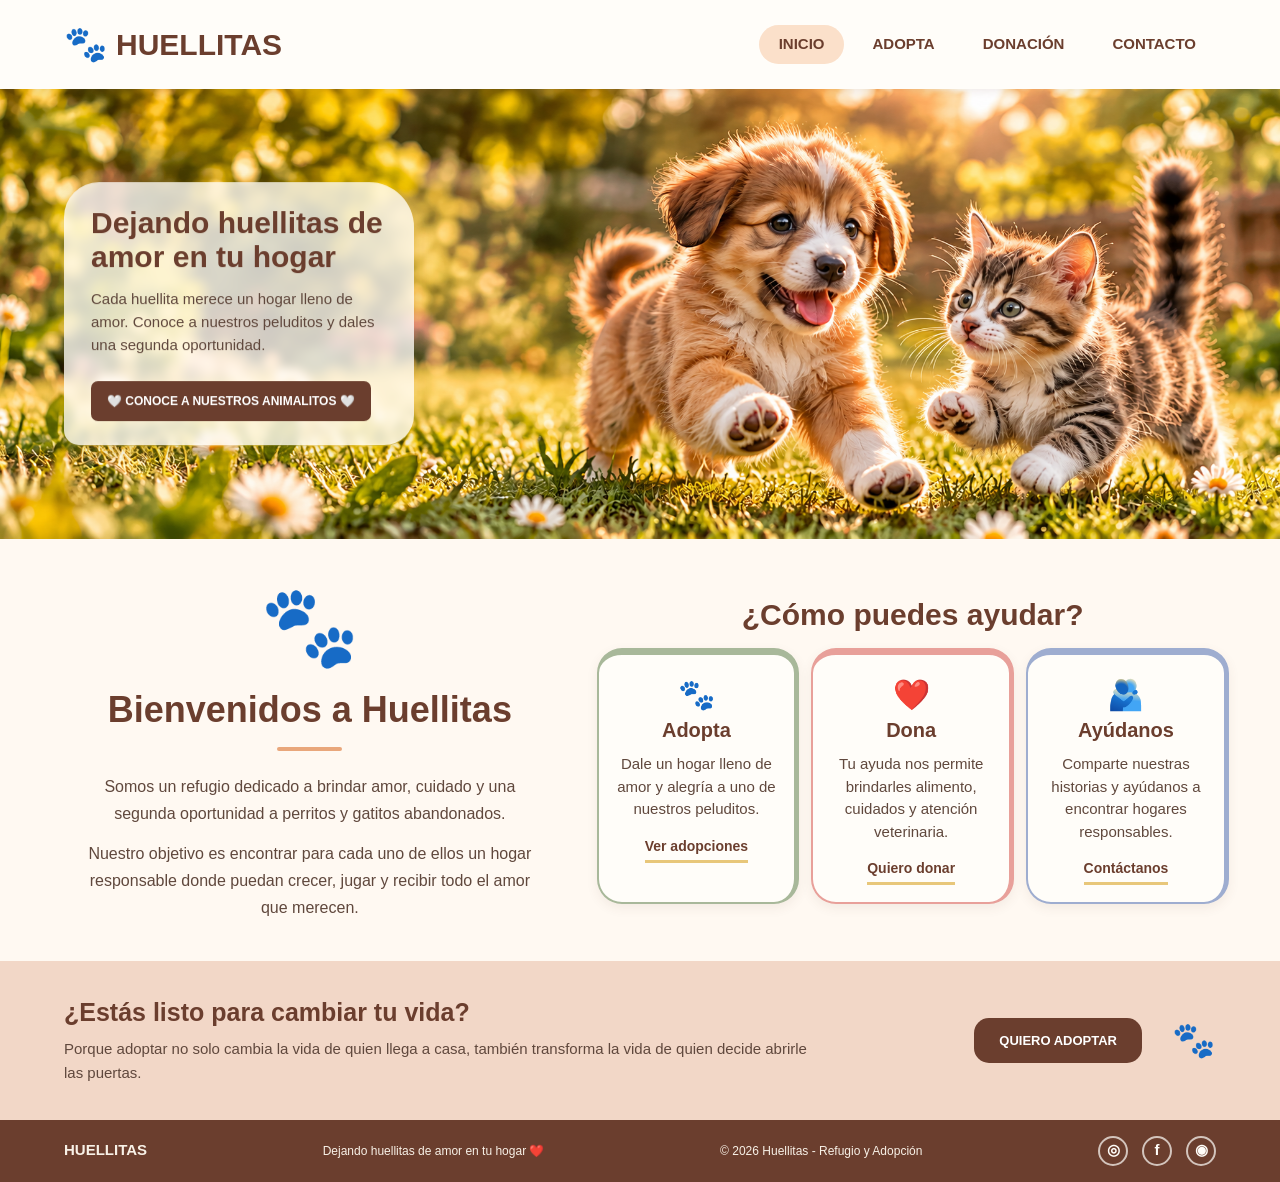
<file: index.html>
<!DOCTYPE html>
<html lang="es">
<head>
    <meta charset="UTF-8">
    <meta name="viewport" content="width=device-width, initial-scale=1.0">
    <title>Huellitas | Refugio y Adopción</title>
    <link rel="icon" type="image/png" href="images/favicon.png">
    <link rel="stylesheet" href="/css/portada.css">
</head>

<body>

    <header>
        <nav>
            <a href="index.html" class="logo">
                <span>🐾</span> HUELLITAS
            </a>

            <ul>
                <li><a href="index.html" class="activo">INICIO</a></li>
                <li><a href="adopta.html">ADOPTA</a></li>
                <li><a href="donacion.html">DONACIÓN</a></li>
                <li><a href="contacto.html">CONTACTO</a></li>
            </ul>
        </nav>
    </header>

    <main>

        <section class="portada">
            <img src="/images/portada.png" alt="Perritos y gatitos jugando">

            <div class="texto-portada">
                <h1>Dejando huellitas de amor en tu hogar</h1>

                <p>
                    Cada huellita merece un hogar lleno de amor.
                    Conoce a nuestros peluditos y dales una segunda oportunidad.
                </p>

                <a href="adopta.html">
                     🤍 CONOCE A NUESTROS ANIMALITOS 🤍
                </a>
            </div>
        </section>

        <section class="presentacion">

            <div class="bienvenida">
                <span class="huella">🐾</span>

                <h2>Bienvenidos a Huellitas</h2>

                <p>
                    Somos un refugio dedicado a brindar amor, cuidado y una
                    segunda oportunidad a perritos y gatitos abandonados.
                </p>

                <p>
                    Nuestro objetivo es encontrar para cada uno de ellos
                    un hogar responsable donde puedan crecer, jugar y
                    recibir todo el amor que merecen.
                </p>
            </div>

            <div class="ayuda">
                <h2>¿Cómo puedes ayudar?</h2>

                <div class="tarjetas">

                    <article class="tarjeta-adopta">
                        <span class="icono-tarjeta">🐾</span>
                        <h3>Adopta</h3>
                        <p>
                            Dale un hogar lleno de amor y alegría a uno de nuestros
                            peluditos.
                        </p>
                        <a href="adopta.html">Ver adopciones</a>
                    </article>

                    <article class="tarjeta-dona">
                        <span class="icono-tarjeta">❤️</span>
                        <h3>Dona</h3>
                        <p>
                            Tu ayuda nos permite brindarles alimento,
                            cuidados y atención veterinaria.
                        </p>
                        <a href="donacion.html">Quiero donar</a>
                    </article>

                    <article class="tarjeta-ayuda">
                        <span class="icono-tarjeta">🫂</span>
                        <h3>Ayúdanos</h3>
                        <p>
                            Comparte nuestras historias y ayúdanos
                            a encontrar hogares responsables.
                        </p>
                        <a href="contacto.html">Contáctanos</a>
                    </article>

                </div>
            </div>

        </section>

        <section class="invitacion">
            <div class="invitacion-contenido">
                <div>
                    <h2>¿Estás listo para cambiar tu vida?</h2>
                    <p>
                        Porque adoptar no solo cambia la vida de quien llega
                        a casa, también transforma la vida de quien decide
                        abrirle las puertas.
                    </p>
                </div>

                <a href="adopta.html">QUIERO ADOPTAR</a>

                <span class="huella-decorativa">🐾</span>
            </div>
        </section>

    </main>

    <footer>
        <p class="footer-logo">HUELLITAS</p>

        <p>Dejando huellitas de amor en tu hogar ❤️</p>

        <p>© 2026 Huellitas - Refugio y Adopción</p>

        <div class="redes">
            <a href="https://www.instagram.com/fundacion_adopcionesperu/" target="_blank" rel="noopener noreferrer" aria-label="Instagram">◎</a>
            <a href="https://www.facebook.com/lizethadopcionesperu/?ref=PROFILE_EDIT_xav_ig_profile_page_web#" target="_blank" rel="noopener noreferrer" aria-label="Facebook">f</a>
            <a href="https://www.whatsapp.com/" target="_blank" rel="noopener noreferrer" aria-label="WhatsApp">◉</a>
        </div>
    </footer>

</body>
</html>
</file>
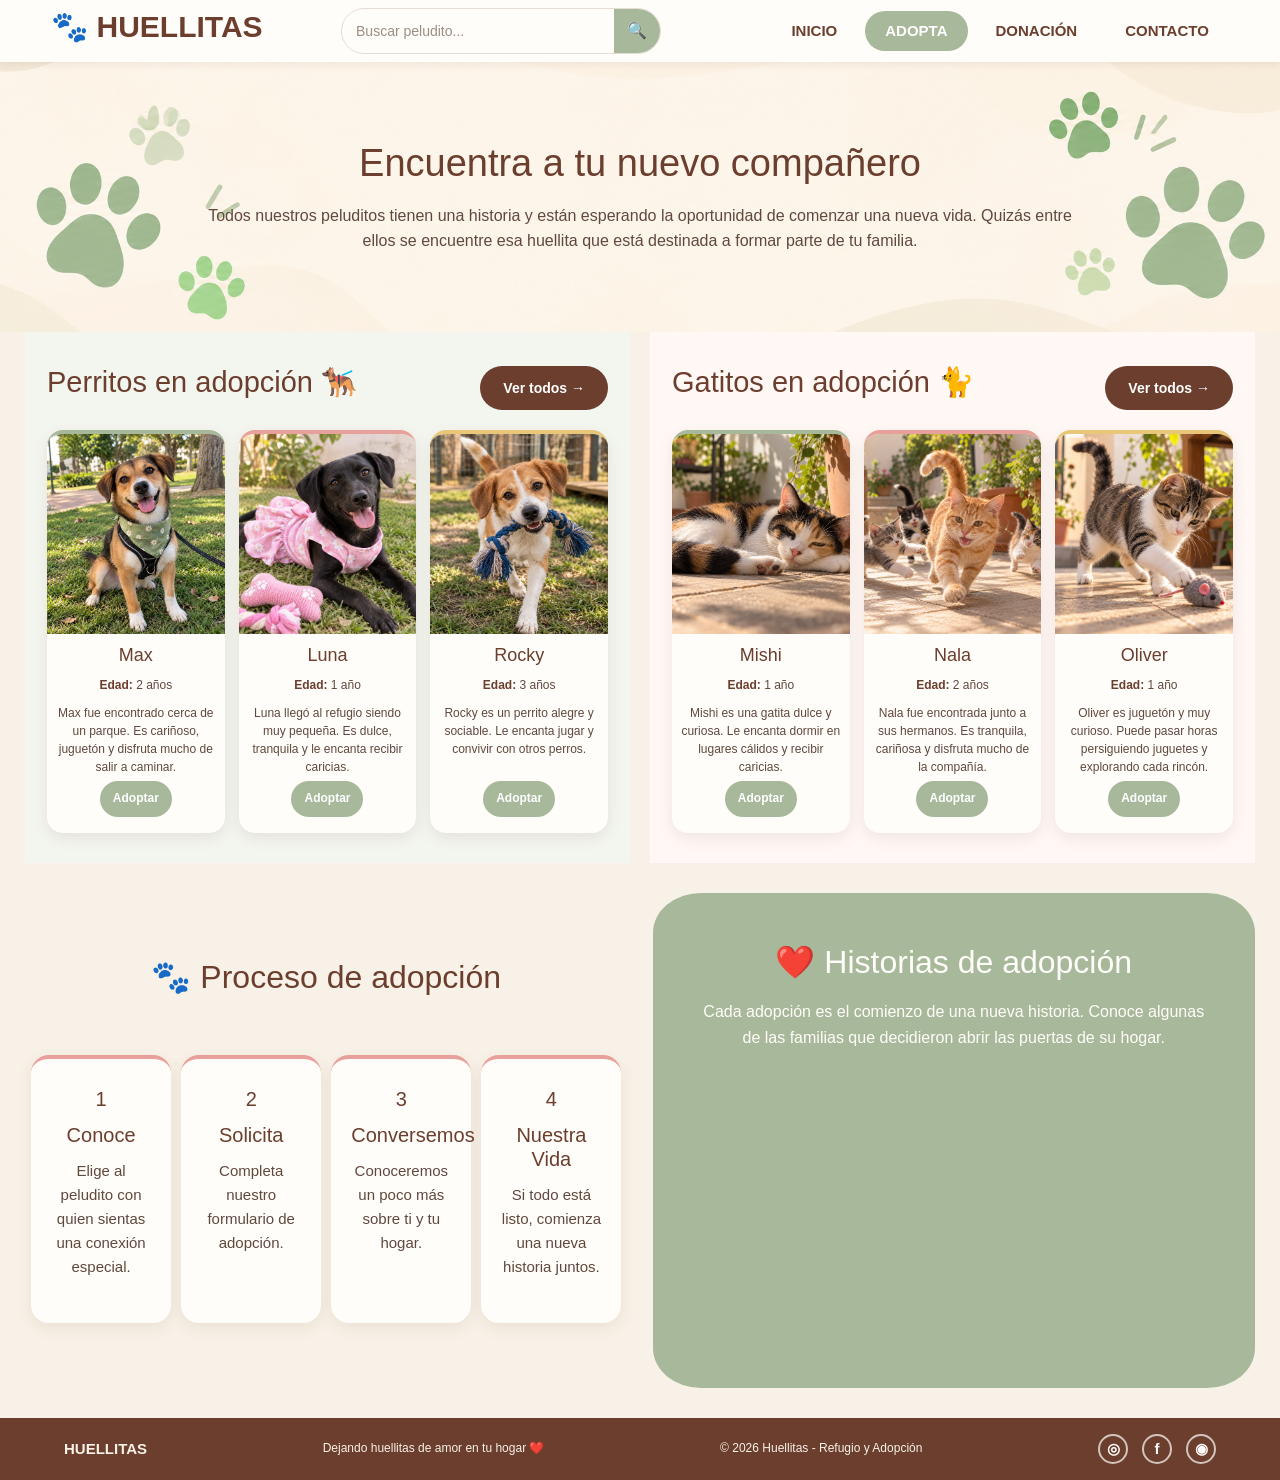
<file: adopta.html>
<!DOCTYPE html>
<html lang="es">

<head>
    <meta charset="UTF-8">
    <meta name="viewport" content="width=device-width, initial-scale=1.0">
    <title>Adopta | Huellitas</title>
    <link href="https://cdn.jsdelivr.net/npm/bootstrap@5.3.8/dist/css/bootstrap.min.css" rel="stylesheet">
    <link rel="icon" type="image/png" href="images/favicon.png">
    <link rel="stylesheet" href="css/adopta.css">
</head>

<body>

    <header>
        <nav>
            <h2 class="logo">🐾 HUELLITAS</h2>

            <!-- Barra de búsqueda -->
            <form class="buscador-nav" role="search" id="form-busqueda">
                <input
                    type="search"
                    id="buscar-mascota"
                    placeholder="Buscar peludito..."
                    aria-label="Buscar mascota"
                >
                <button type="submit" aria-label="Buscar">
                    🔍
                </button>
            </form>

            <!-- Menú de navegación -->
            <ul>
                <li><a href="index.html">INICIO</a></li>
                <li><a href="adopta.html" class="activo">ADOPTA</a></li>
                <li><a href="donacion.html">DONACIÓN</a></li>
                <li><a href="contacto.html">CONTACTO</a></li>
            </ul>
        </nav>
    </header>

    <main>

        <section class="introduccion-adopta">
            <img src="images/adopta.png" alt="Huellitas decorativas de la sección de adopción">

            <div class="texto-portada">
                <h1>Encuentra a tu nuevo compañero</h1>
                <p>
                    Todos nuestros peluditos tienen una historia y están esperando
                    la oportunidad de comenzar una nueva vida. Quizás entre ellos
                    se encuentre esa huellita que está destinada a formar parte
                    de tu familia.
                </p>
            </div>
        </section>

        <div class="contenedor-adopciones">

            <!-- Perritos en adopción -->

            <section class="perritos">

                <h2>Perritos en adopción 🐕‍🦺</h2>

                <div class="ver-todos">
                    <button type="button" id="ver-perritos">
                        Ver todos →
                    </button>
                </div>

                <div class="contenedor-mascotas" id="lista-perritos">

                    <article class="tarjeta-mascota">
                        <img src="images/max.png" alt="Max, perrito en adopción">
                        <h3>Max</h3>
                        <p><strong>Edad:</strong> 2 años</p>
                        <p>Max fue encontrado cerca de un parque. Es cariñoso, juguetón y disfruta mucho de salir a caminar.</p>
                        <a href="contacto.html">Adoptar</a>
                    </article>

                    <article class="tarjeta-mascota">
                        <img src="images/luna.png" alt="Luna, perrita en adopción">
                        <h3>Luna</h3>
                        <p><strong>Edad:</strong> 1 año</p>
                        <p>Luna llegó al refugio siendo muy pequeña. Es dulce, tranquila y le encanta recibir caricias.</p>
                        <a href="contacto.html">Adoptar</a>
                    </article>

                    <article class="tarjeta-mascota">
                        <img src="images/rocky.png" alt="Rocky, perrito en adopción">
                        <h3>Rocky</h3>
                        <p><strong>Edad:</strong> 3 años</p>
                        <p>Rocky es un perrito alegre y sociable. Le encanta jugar y convivir con otros perros.</p>
                        <a href="contacto.html">Adoptar</a>
                    </article>

                    <article class="tarjeta-mascota mascota-oculta">
                        <img src="images/toby.png" alt="Toby, perrito en adopción">
                        <h3>Toby</h3>
                        <p><strong>Edad:</strong> 4 años</p>
                        <p>Toby fue rescatado de las calles. Es tranquilo, obediente y muy agradecido con las personas que lo cuidan.</p>
                        <a href="contacto.html">Adoptar</a>
                    </article>

                    <article class="tarjeta-mascota mascota-oculta">
                        <img src="images/simba.png" alt="Simba, perrito en adopción">
                        <h3>Simba</h3>
                        <p><strong>Edad:</strong> 8 meses</p>
                        <p>Simba es un cachorro lleno de energía. Le encanta correr, jugar con pelotas y descubrir cosas nuevas.</p>
                        <a href="contacto.html">Adoptar</a>
                    </article>

                    <article class="tarjeta-mascota mascota-oculta">
                        <img src="images/benji.png" alt="Benji, perrito en adopción">
                        <h3>Benji</h3>
                        <p><strong>Edad:</strong> 5 años</p>
                        <p>Benji es tranquilo y cariñoso. Busca una familia que pueda brindarle compañía y mucho amor.</p>
                        <a href="contacto.html">Adoptar</a>
                    </article>

                    <article class="tarjeta-mascota mascota-oculta">
                        <img src="images/coco.png" alt="Coco, perrito en adopción">
                        <h3>Coco</h3>
                        <p><strong>Edad:</strong> 2 años</p>
                        <p>Coco es curioso, divertido y muy cariñoso. Después de ser rescatado, aprendió a confiar nuevamente en las personas.</p>
                        <a href="contacto.html">Adoptar</a>
                    </article>

                </div>

            </section>

            <!-- Gatitos en adopción -->

            <section class="gatitos">

                <h2>Gatitos en adopción 🐈</h2>
               
                <div class="ver-todos">
                    <button type="button" id="ver-gatitos">
                        Ver todos →
                    </button>
                </div>

                <div class="contenedor-mascotas" id="lista-gatitos">

                    <article class="tarjeta-mascota">
                        <img src="images/mishi.png" alt="Mishi, gatita en adopción">
                        <h3>Mishi</h3>
                        <p><strong>Edad:</strong> 1 año</p>
                        <p>Mishi es una gatita dulce y curiosa. Le encanta dormir en lugares cálidos y recibir caricias.</p>
                        <a href="contacto.html">Adoptar</a>
                    </article>

                    <article class="tarjeta-mascota">
                        <img src="images/nala.png" alt="Nala, gatita en adopción">
                        <h3>Nala</h3>
                        <p><strong>Edad:</strong> 2 años</p>
                        <p>Nala fue encontrada junto a sus hermanos. Es tranquila, cariñosa y disfruta mucho de la compañía.</p>
                        <a href="contacto.html">Adoptar</a>
                    </article>

                    <article class="tarjeta-mascota">
                        <img src="images/oliver.png" alt="Oliver, gatito en adopción">
                        <h3>Oliver</h3>
                        <p><strong>Edad:</strong> 1 año</p>
                        <p>Oliver es juguetón y muy curioso. Puede pasar horas persiguiendo juguetes y explorando cada rincón.</p>
                        <a href="contacto.html">Adoptar</a>
                    </article>

                    <article class="tarjeta-mascota mascota-oculta">
                        <img src="images/simon.png" alt="Simón, gatito en adopción">
                        <h3>Simón</h3>
                        <p><strong>Edad:</strong> 3 años</p>
                        <p>Simón es un gato tranquilo que disfruta de las tardes descansando junto a las personas.</p>
                        <a href="contacto.html">Adoptar</a>
                    </article>

                    <article class="tarjeta-mascota mascota-oculta">
                        <img src="images/milo.png" alt="Milo, gatito en adopción">
                        <h3>Milo</h3>
                        <p><strong>Edad:</strong> 8 meses</p>
                        <p>Milo es un pequeño aventurero. Es juguetón, activo y siempre está buscando algo nuevo que descubrir.</p>
                        <a href="contacto.html">Adoptar</a>
                    </article>

                    <article class="tarjeta-mascota mascota-oculta">
                        <img src="images/cleo.png" alt="Cleo, gatita en adopción">
                        <h3>Cleo</h3>
                        <p><strong>Edad:</strong> 2 años</p>
                        <p>Cleo es elegante y tranquila. Cuando toma confianza se convierte en una gatita muy cariñosa.</p>
                        <a href="contacto.html">Adoptar</a>
                    </article>

                    <article class="tarjeta-mascota mascota-oculta">
                        <img src="images/tom.png" alt="Tom, gatito en adopción">
                        <h3>Tom</h3>
                        <p><strong>Edad:</strong> 4 años</p>
                        <p>Tom es un gato tranquilo que busca una familia donde pueda sentirse seguro y querido.</p>
                        <a href="contacto.html">Adoptar</a>
                    </article>

                    <article class="tarjeta-mascota mascota-oculta">
                        <img src="images/canela.png" alt="Canela, gatita en adopción">
                        <h3>Canela</h3>
                        <p><strong>Edad:</strong> 1 año</p>
                        <p>Canela es dulce, juguetona y muy sociable. Le encanta dormir cerca de las personas.</p>
                        <a href="contacto.html">Adoptar</a>
                    </article>

                    <article class="tarjeta-mascota mascota-oculta">
                        <img src="images/nube.png" alt="Nube, gatita en adopción">
                        <h3>Nube</h3>
                        <p><strong>Edad:</strong> 2 años</p>
                        <p>Nube llegó al refugio después de ser encontrada sola. Ahora busca un hogar tranquilo donde recibir mucho amor.</p>
                        <a href="contacto.html">Adoptar</a>
                    </article>

                    <article class="tarjeta-mascota mascota-oculta">
                        <img src="images/leo.png" alt="Leo, gatito en adopción">
                        <h3>Leo</h3>
                        <p><strong>Edad:</strong> 1 año</p>
                        <p>Leo es juguetón y muy expresivo. Le encanta llamar la atención y acompañar a las personas.</p>
                        <a href="contacto.html">Adoptar</a>
                    </article>

                </div>

            </section>

        </div>

    <!-- Proceso de adopción e historias -->
    <div class="secciones-finales">

        <section class="proceso-adopcion">
            <h2>🐾 Proceso de adopción</h2>

            <div class="pasos">
                <article>
                    <h3>1</h3>
                    <h3>Conoce</h3>
                    <p>Elige al peludito con quien sientas una conexión especial.</p>
                </article>

                <article>
                    <h3>2</h3>
                    <h3>Solicita</h3>
                    <p>Completa nuestro formulario de adopción.</p>
                </article>

                <article>
                    <h3>3</h3>
                    <h3>Conversemos</h3>
                    <p>Conoceremos un poco más sobre ti y tu hogar.</p>
                </article>

                <article>
                    <h3>4</h3>
                    <h3>Nuestra Vida</h3>
                    <p>Si todo está listo, comienza una nueva historia juntos.</p>
                </article>
            </div>
        </section>

        <section class="historias-adopcion">
            <h2>❤️ Historias de adopción</h2>

            <p>
                Cada adopción es el comienzo de una nueva historia.
                Conoce algunas de las familias que decidieron abrir
                las puertas de su hogar.
            </p>

            <iframe
                src="https://www.youtube.com/embed/TUfnY85PKyE?si=Veb3hYB97889O_FK"
                title="Video de historias de adopción"
                allowfullscreen>
            </iframe>
        </section>
    </div>

    </main>

    <footer>
        <p class="footer-logo">HUELLITAS</p>
        <p>Dejando huellitas de amor en tu hogar ❤️</p>
        <p>© 2026 Huellitas - Refugio y Adopción</p>

        <div class="redes">
            <a href="https://www.instagram.com/" target="_blank" rel="noopener noreferrer" aria-label="Instagram">◎</a>
            <a href="https://www.facebook.com/" target="_blank" rel="noopener noreferrer" aria-label="Facebook">f</a>
            <a href="https://www.whatsapp.com/" target="_blank" rel="noopener noreferrer" aria-label="WhatsApp">◉</a>
        </div>
    </footer>

    <!-- JavaScript de Bootstrap -->
    <script src="https://cdn.jsdelivr.net/npm/bootstrap@5.3.8/dist/js/bootstrap.bundle.min.js"></script>
    <script src="js/adopta.js"></script>

</body>
</html>
</file>
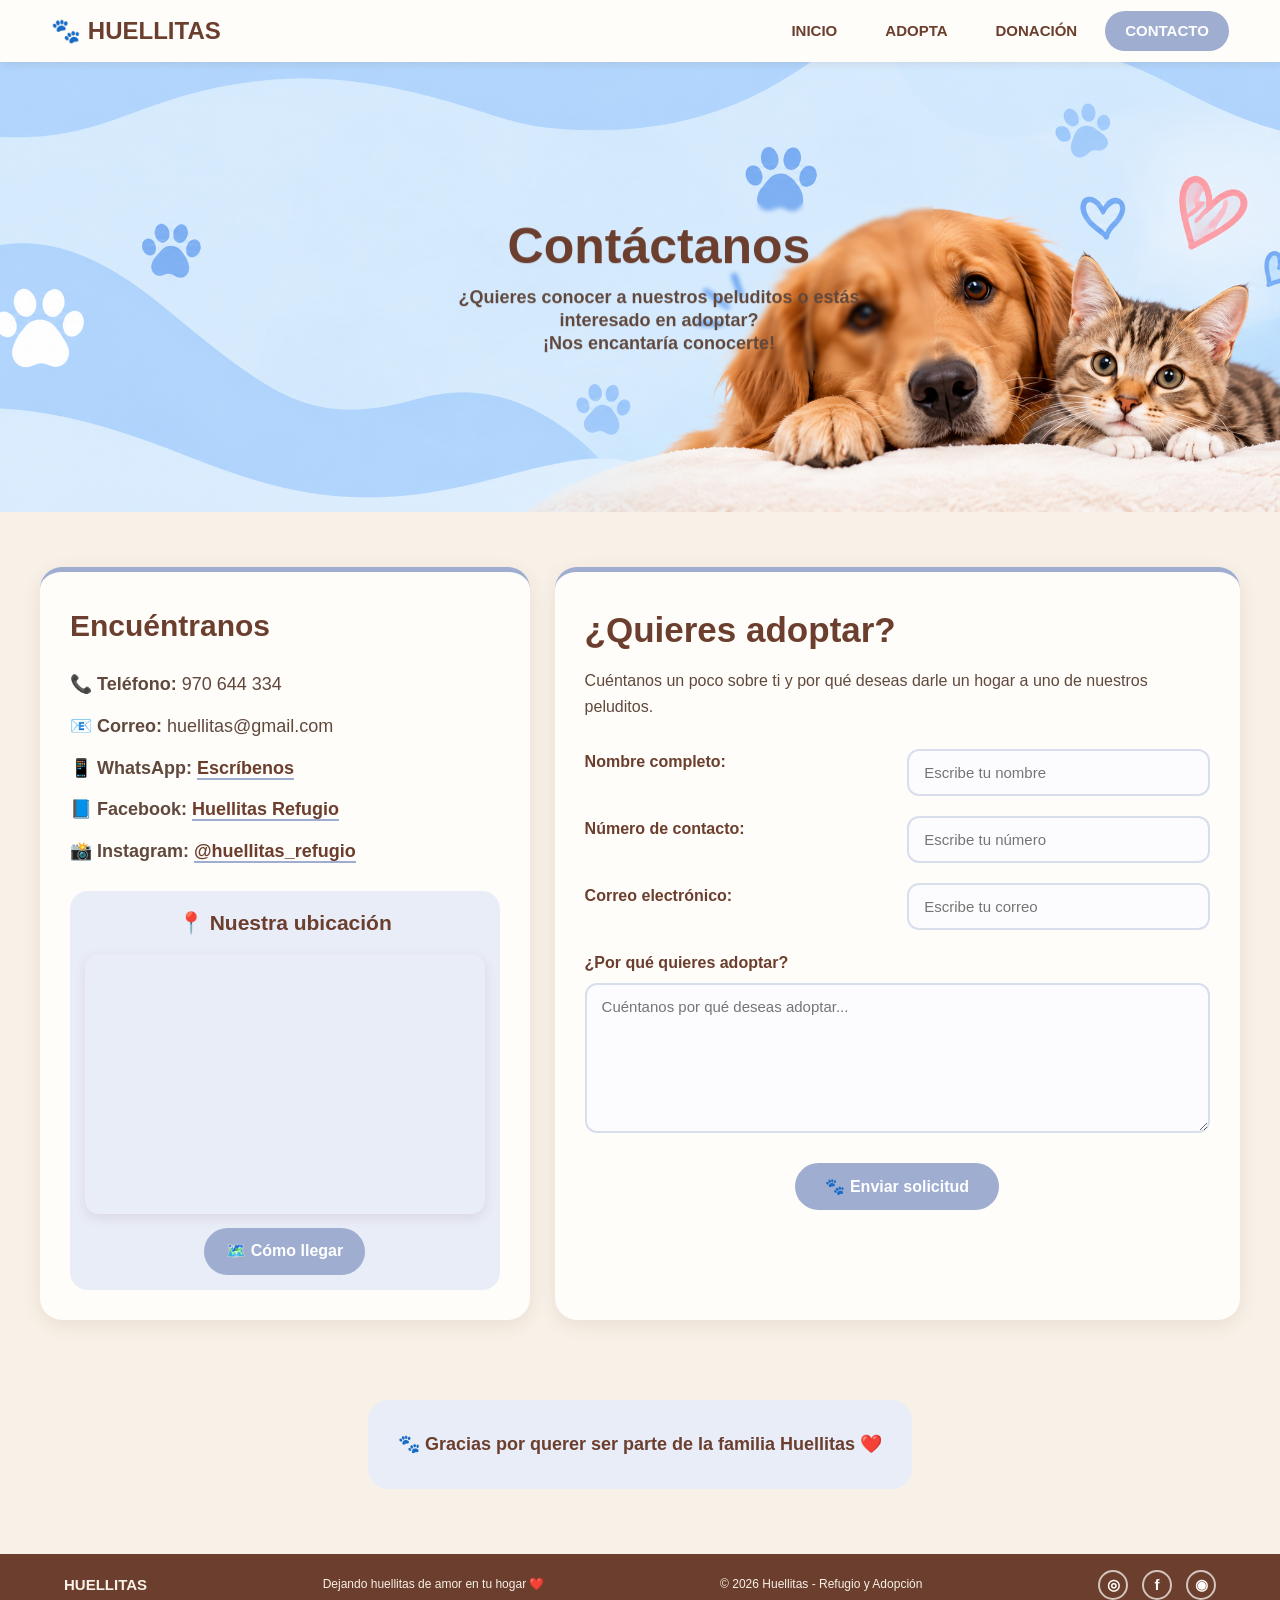
<file: contacto.html>
<!DOCTYPE html>
<html lang="es">

<head>
    <meta charset="UTF-8">
    <meta name="viewport" content="width=device-width, initial-scale=1.0">
    <title>Contacto | Huellitas</title>
    <link rel="icon" type="image/png" href="images/favicon.png">
    <link rel="stylesheet" href="/css/contacto.css">
</head>

<body>

    <!-- Barra de navegación -->
    <header>

        <nav>

            <h2>🐾 HUELLITAS</h2>

            <ul>
                <li><a href="index.html">INICIO</a></li>
                <li><a href="adopta.html">ADOPTA</a></li>
                <li><a href="donacion.html">DONACIÓN</a></li>
                <li><a href="contacto.html" class="activo">CONTACTO</a></li>
            </ul>

        </nav>

    </header>

    <main>
        <section class="introduccion-contacto">

            <img src="images/contacto.png" alt="Contacto de perritos y gatitos">

            <div class="texto-portada">
                <h1>Contáctanos</h1>
                <p><strong>¿Quieres conocer a nuestros peluditos o estás interesado en adoptar?</strong></p>
                <p><strong>¡Nos encantaría conocerte!</strong></p>
            </div>
            
        </section>

        <section class="contacto">
            <!-- Información de contacto -->
            <div class="informacion-contacto">

                <h2>Encuéntranos</h2>

                <p>📞 <strong>Teléfono:</strong> 970 644 334</p>

                <p>📧 <strong>Correo:</strong> huellitas@gmail.com</p>

                <p>📱 <strong>WhatsApp:</strong>
                    <a href="#">Escríbenos</a>
                </p>

                <p>📘 <strong>Facebook:</strong>
                    <a href="#">Huellitas Refugio</a>
                </p>

                <p>📸 <strong>Instagram:</strong>
                    <a href="#">@huellitas_refugio</a>
                </p>

                <div class="mapa-contacto">
                    <h3>📍 Nuestra ubicación</h3>

                    <iframe
                        src="https://www.google.com/maps/embed?pb=!1m18!1m12!1m3!1d31213.59315530074!2d-77.0734849256836!3d-12.064209199999999!2m3!1f0!2f0!3f0!3m2!1i1024!2i768!4f13.1!3m3!1m2!1s0x9105c9377d2597f5%3A0x584d9d7fc6a0105f!2sPOR%20AMOR%20Y%20PARA%20AMAR!5e0!3m2!1ses-419!2spe!4v1792297862849!5m2!1ses-419!2spe"
                        title="Ubicación de Huellitas"
                        loading="lazy"
                        allowfullscreen>
                    </iframe>

                    <a href="https://www.google.com/maps/search/?api=1&query=Lima%2C%20Per%C3%BA"
                    target="_blank"
                    rel="noopener noreferrer">
                        🗺️ Cómo llegar
                    </a>
                </div>
            </div>


            <!-- Formulario -->
            <div class="formulario">

                <h2>¿Quieres adoptar?</h2>

                <p>
                    Cuéntanos un poco sobre ti y por qué deseas darle
                    un hogar a uno de nuestros peluditos.
                </p>

                <form>

                    <label for="nombre">Nombre completo:</label>
                    <input type="text" id="nombre" name="nombre"
                           placeholder="Escribe tu nombre" required>


                    <label for="telefono">Número de contacto:</label>
                    <input type="tel" id="telefono" name="telefono"
                           placeholder="Escribe tu número" required>


                    <label for="correo">Correo electrónico:</label>
                    <input type="email" id="correo" name="correo"
                           placeholder="Escribe tu correo" required>


                    <label for="mensaje">
                        ¿Por qué quieres adoptar?
                    </label>

                    <textarea id="mensaje" name="mensaje"
                              rows="6"
                              placeholder="Cuéntanos por qué deseas adoptar..."
                              required></textarea>


                    <button type="submit">
                        🐾 Enviar solicitud
                    </button>

                </form>

                <p id="mensaje-exito" class="mensaje-exito" hidden>
                    Su solicitud se realizó con éxito 🐾
                </p>

            </div>

        </section>

    </main>

    <footer>
        <p class="footer-logo">HUELLITAS</p>

        <p>Dejando huellitas de amor en tu hogar ❤️</p>

        <p>© 2026 Huellitas - Refugio y Adopción</p>

        <div class="redes">
            <a href="https://www.instagram.com/" target="_blank" rel="noopener noreferrer" aria-label="Instagram">◎</a>
            <a href="https://www.facebook.com/" target="_blank" rel="noopener noreferrer" aria-label="Facebook">f</a>
            <a href="https://www.whatsapp.com/" target="_blank" rel="noopener noreferrer" aria-label="WhatsApp">◉</a>
        </div>
    </footer>

    <script src="js/contacto.js"></script>
</body>
</html>
</file>
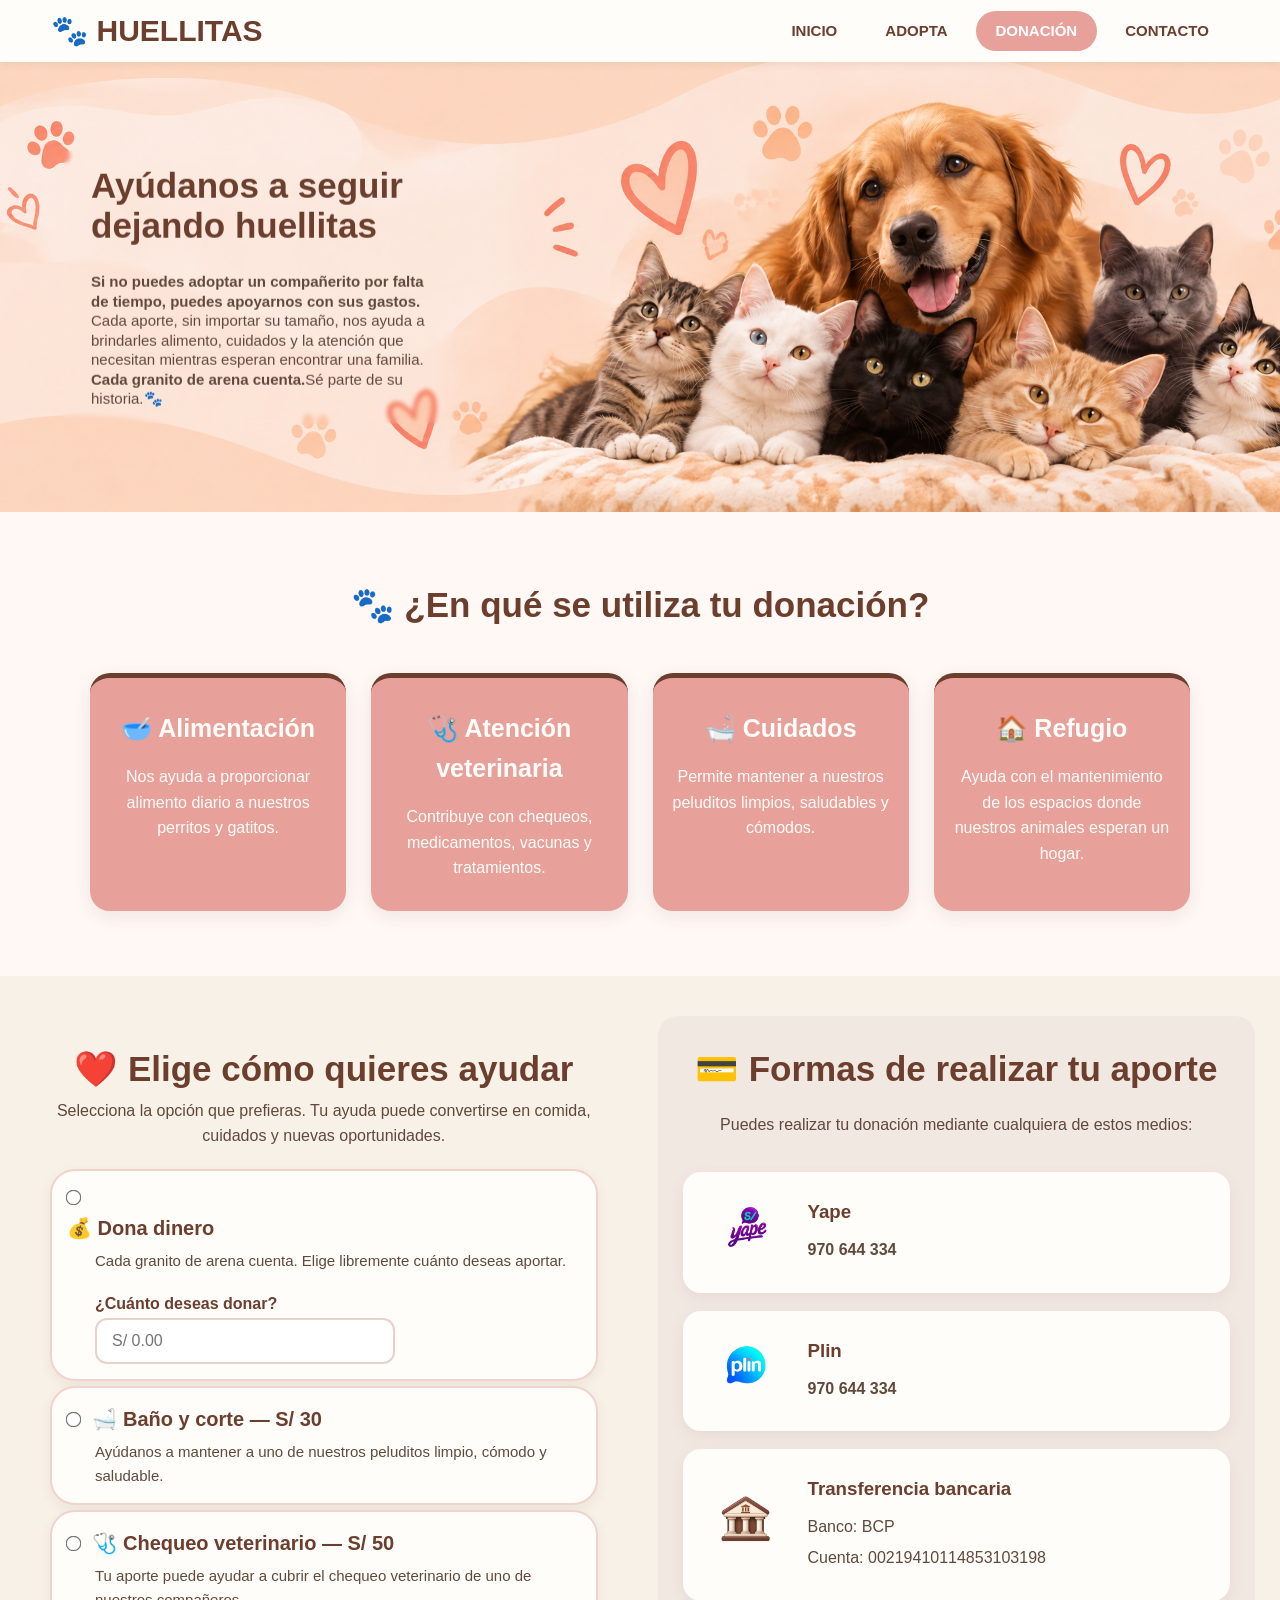
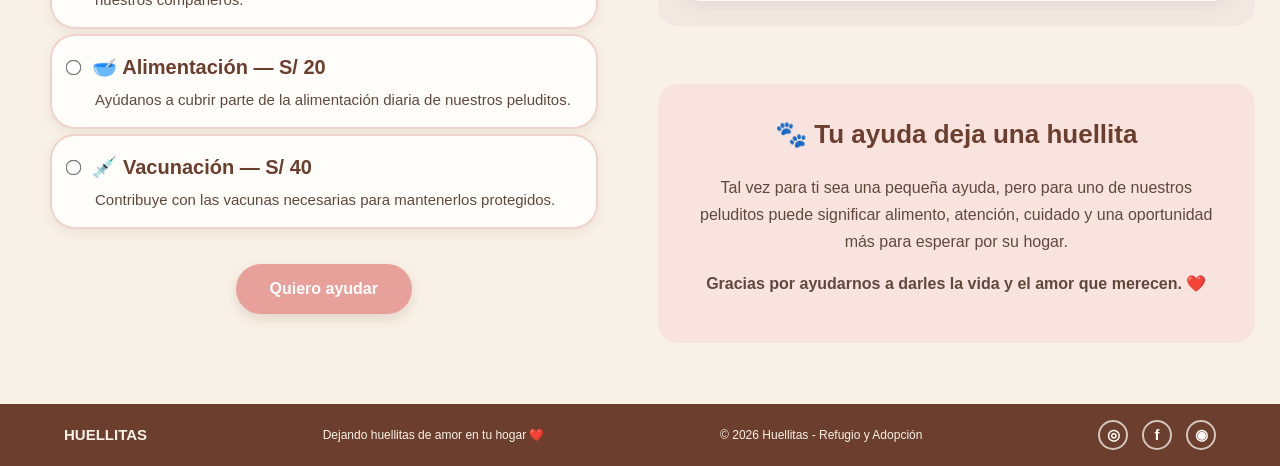
<file: donacion.html>
<!DOCTYPE html>
<html lang="es">

<head>
    <meta charset="UTF-8">
    <meta name="viewport" content="width=device-width, initial-scale=1.0">
    <title>Donación | Huellitas</title>
    <link rel="icon" type="image/png" href="images/favicon.png">
    <link rel="stylesheet" href="/css/donacion.css">
</head>

<body>

    <!--Barra de navegación-->
    <header>

        <nav>

            <h2 class="logo">🐾 HUELLITAS</h2>

            <ul>
                <li><a href="index.html">INICIO</a></li>
                <li><a href="adopta.html">ADOPTA</a></li>
                <li><a href="donacion.html" class="activo">DONACIÓN</a></li>
                <li><a href="contacto.html">CONTACTO</a></li>
            </ul>

        </nav>

    </header>


    <main>
        <section class="introduccion-donacion">
            <img src="images/donacion.png" alt="Perritos y gatitos que necesitan ayuda">

            <div class="texto-portada">
                <h1>Ayúdanos a seguir dejando huellitas</h1>
                <br>
                <p><strong>Si no puedes adoptar un compañerito por falta de tiempo, puedes apoyarnos con sus gastos.</strong></p>
                <p>Cada aporte, sin importar su tamaño, nos ayuda a brindarles alimento, cuidados y la atención que necesitan mientras esperan encontrar una familia.</p>
                <p><strong>Cada granito de arena cuenta.</strong>Sé parte de su historia.🐾</p>
            </div>
        </section>

        <section class="destino-donaciones">

            <h2>🐾 ¿En qué se utiliza tu donación?</h2>

            <div class="tarjetas-ayuda">

                <article>
                    <h3>🥣 Alimentación</h3>
                    <p>
                        Nos ayuda a proporcionar alimento diario
                        a nuestros perritos y gatitos.
                    </p>
                </article>

                <article>
                    <h3>🩺 Atención veterinaria</h3>
                    <p>
                        Contribuye con chequeos, medicamentos,
                        vacunas y tratamientos.
                    </p>
                </article>

                <article>
                    <h3>🛁 Cuidados</h3>
                    <p>
                        Permite mantener a nuestros peluditos
                        limpios, saludables y cómodos.
                    </p>
                </article>

                <article>
                    <h3>🏠 Refugio</h3>
                    <p>
                        Ayuda con el mantenimiento de los espacios
                        donde nuestros animales esperan un hogar.
                    </p>
                </article>

            </div>

        </section>

    <div class="contenedor-donaciones">
        <!--FORMAS DE DONAR-->
        <section class="formas-donar">
            <h2>❤️ Elige cómo quieres ayudar</h2>
            <p>
                Selecciona la opción que prefieras. Tu ayuda puede
                convertirse en comida, cuidados y nuevas oportunidades.
            </p>

            <form>
                <!--Donación libre-->
                <div class="opcion-donacion">

                    <input type="radio"
                           id="dinero"
                           name="tipo-donacion"
                           value="donacion-dinero">

                    <div class="detalle-donacion">
                        <h3>💰 Dona dinero</h3>
                        <p>
                            Cada granito de arena cuenta.
                            Elige libremente cuánto deseas aportar.
                        </p>

                        <label for="monto">¿Cuánto deseas donar?</label>

                        <input type="number"
                               id="monto"
                               name="monto"
                               min="1"
                               placeholder="S/ 0.00">
                    </div>

                </div>

                <!--Baño-->
                <div class="opcion-donacion">

                    <input type="radio"
                           id="banio"
                           name="tipo-donacion"
                           value="banio-corte">

                    <label for="banio">

                        <h3>🛁 Baño y corte — S/ 30</h3>
                        <p>
                            Ayúdanos a mantener a uno de nuestros
                            peluditos limpio, cómodo y saludable.
                        </p>

                    </label>

                </div>

                <!-- Veterinario-->
                <div class="opcion-donacion">

                    <input type="radio"
                           id="veterinario"
                           name="tipo-donacion"
                           value="chequeo-veterinario">

                    <label for="veterinario">

                        <h3>🩺 Chequeo veterinario — S/ 50</h3>
                        <p>
                            Tu aporte puede ayudar a cubrir el
                            chequeo veterinario de uno de nuestros
                            compañeros.
                        </p>

                    </label>

                </div>

                <!--Alimentación-->
                <div class="opcion-donacion">

                    <input type="radio"
                           id="alimentacion"
                           name="tipo-donacion"
                           value="alimentacion">

                    <label for="alimentacion">

                        <h3>🥣 Alimentación — S/ 20</h3>
                        <p>
                            Ayúdanos a cubrir parte de la alimentación
                            diaria de nuestros peluditos.
                        </p>

                    </label>

                </div>

                <!--Vacunación-->
                <div class="opcion-donacion">

                    <input type="radio"
                           id="vacuna"
                           name="tipo-donacion"
                           value="vacunacion">

                    <label for="vacuna">

                        <h3>💉 Vacunación — S/ 40</h3>
                        <p>
                            Contribuye con las vacunas necesarias
                            para mantenerlos protegidos.
                        </p>

                    </label>

                </div>


                <button type="submit">
                    Quiero ayudar
                </button>

            </form>

        </section>


        <!--Métodos de donación-->
        <section class="metodos-donacion">

            <h2>💳 Formas de realizar tu aporte</h2>
            <p>
                Puedes realizar tu donación mediante cualquiera
                de estos medios:
            </p>

        <div class="metodos">

            <!-- Método de donación: Yape -->

            <article class="metodo-pago">
                <div class="logo-pago">
                    <img src="images/yape.png" alt="Logo de Yape">
                </div>

                <div class="info-pago">
                    <h3>Yape</h3>
                    <p><strong>970 644 334</strong></p>
                </div>
            </article>

            <!-- Método de donación: Plin -->

            <article class="metodo-pago">
                <div class="logo-pago">
                    <img src="images/plin.png" alt="Logo de Plin">
                </div>

                <div class="info-pago">
                    <h3>Plin</h3>
                    <p><strong>970 644 334</strong></p>
                </div>
            </article>

            <!-- Método de donación: transferencia bancaria -->

            <article class="metodo-pago">
                <div class="logo-pago">
                    <img src="images/banco.png" alt="Transferencia bancaria">
                </div>

                <div class="info-pago">
                    <h3>Transferencia bancaria</h3>
                    <p>Banco: BCP</p>
                    <p>Cuenta: 00219410114853103198</p>
                </div>
            </article>

        </div>

        </section>
        <section class="mensaje-final">

            <h2>🐾 Tu ayuda deja una huellita</h2>
            <p>
                Tal vez para ti sea una pequeña ayuda,
                pero para uno de nuestros peluditos puede
                significar alimento, atención, cuidado
                y una oportunidad más para esperar por su hogar.
            </p>
            <p>
                <strong>
                    Gracias por ayudarnos a darles la vida
                    y el amor que merecen. ❤️
                </strong>
            </p>

        </section>
    </div>
    
    </main>

    <footer>
        <p class="footer-logo">HUELLITAS</p>
        <p>Dejando huellitas de amor en tu hogar ❤️</p>
        <p>© 2026 Huellitas - Refugio y Adopción</p>

        <div class="redes">
            <a href="https://www.instagram.com/" target="_blank" rel="noopener noreferrer" aria-label="Instagram">◎</a>
            <a href="https://www.facebook.com/" target="_blank" rel="noopener noreferrer" aria-label="Facebook">f</a>
            <a href="https://www.whatsapp.com/" target="_blank" rel="noopener noreferrer" aria-label="WhatsApp">◉</a>
        </div>
    </footer>

</body>
</html>
</file>
<file: css/portada.css>
:root {
    --marron: #6B3E2E;
    --crema: #F8F1E7;
    --durazno: #E9A77B;
    --verde: #A8B89A;
    --rosa: #E8A09A;
    --azul: #9EADD0;
    --amarillo: #E8C77A;
    --blanco: #FFFDF9;
}

* {
    box-sizing: border-box;
    margin: 0;
    padding: 0;
}

html {
    scroll-behavior: smooth;
}

body {
    background-color: var(--crema);
    color: var(--marron);
    font-family: Arial, Helvetica, sans-serif;
    line-height: 1.5;
}

/* Barra de navegación */

header {
    background-color: var(--blanco);
    padding: 18px 5%;
    box-shadow: 0 2px 8px rgba(107, 62, 46, 0.10);
    position: relative;
    z-index: 2;
}

nav {
    max-width: 1250px;
    min-height: 48px;
    margin: auto;
    display: flex;
    align-items: center;
    justify-content: space-between;
    gap: 25px;
}

.logo {
    display: inline-flex;
    align-items: center;
    gap: 8px;
    color: var(--marron);
    font-size: 30px;
    font-weight: 800;
    text-decoration: none;
    white-space: nowrap;
}

.logo span {
    font-size: 35px;
}

nav ul {
    display: flex;
    align-items: center;
    gap: 8px;
    list-style: none;
}

nav ul li a {
    display: block;
    padding: 8px 20px;
    border-radius: 25px;
    color: var(--marron);
    font-size: 15px;
    font-weight: bold;
    text-decoration: none;
    transition: background-color 0.25s, color 0.25s;
}

nav ul li a.activo,
nav ul li a:hover {
    background-color: #FBE0CA;
}

/* Portada principal */

.portada {
    position: relative;
    width: 100%;
    overflow: hidden;
}

.portada img {
    width: 100%;
    height: 450px;
    object-fit: cover;
    display: block;
}

.texto-portada {
    position: absolute;
    top: 50%;
    left: 5%;
    transform: translateY(-50%);
    width: 350px;
    max-width: 42%;
    padding: 24px 27px;
    background-color: rgba(255, 253, 249, 0.78);
    backdrop-filter: blur(4px);
    -webkit-backdrop-filter: blur(4px);
    border-radius: 35px 45px 30px 15px;
    box-shadow: 0 5px 20px rgba(70, 40, 25, 0.12);
}

.texto-portada h1 {
    margin-bottom: 12px;
    color: var(--marron);
    font-size: 30px;
    line-height: 1.15;
}

.texto-portada p {
    margin-bottom: 25px;
    color: #60483D;
    font-size: 15px;
    line-height: 1.55;
}

.texto-portada a {
    display: inline-block;
    padding: 11px 16px;
    border-radius: 7px;
    background-color: var(--marron);
    color: white;
    font-size: 12px;
    font-weight: bold;
    line-height: 1.5;
    text-align: center;
    text-decoration: none;
    transition: background-color 0.25s, transform 0.25s;
}

.texto-portada a:hover {
    background-color: #87543D;
    transform: translateY(-2px);
}

/* Presentación y tarjetas de ayuda */

.presentacion {
    display: grid;
    grid-template-columns: 0.9fr 1.1fr;
    align-items: center;
    gap: 28px;
    padding: 28px 4%;
    background-color: #FFF9F2;
}

.bienvenida {
    max-width: 520px;
    margin: 0 auto;
    padding: 0 30px;
    text-align: center;
}

.huella {
    display: block;
    font-size: 80px;
}

.bienvenida h2 {
    color: var(--marron);
    font-size: 36px;
    margin-bottom: 22px;
    line-height: 1.3;
}

.bienvenida h2::after {
    content: "";
    display: block;
    width: 65px;
    height: 4px;
    background-color: var(--durazno);
    margin: 14px auto 0;
    border-radius: 10px;
}

.bienvenida p {
    margin-bottom: 12px;
    color: #60483D;
    font-size: 16px;
    line-height: 1.7;
}

.ayuda {
    min-width: 0;
    padding: 5px 0;
    background-color: transparent;
    text-align: center;
}

.ayuda h2 {
    margin-bottom: 15px;
    color: var(--marron);
    font-size: 30px;
    line-height: 1.25;
}

.tarjetas {
    display: grid;
    grid-template-columns: repeat(3, minmax(0, 1fr));
    gap: 12px;
    width: 100%;
    max-width: 700px;
    margin: auto;
}

.tarjetas article {
    min-width: 0;
    padding: 17px 10px;
    overflow-wrap: break-word;
    border: 1.5px solid rgba(107, 62, 46, 0.06);
    border-top: 7px solid var(--verde);
    border-left: 2px solid var(--verde);
    border-right: 5px solid var(--verde);
    border-bottom: 2px solid var(--verde);
    border-radius: 25px;
    background-color: var(--blanco);
    box-shadow: 0 4px 12px rgba(107, 62, 46, 0.08);
    transition: transform 0.25s, box-shadow 0.25s;
}



.tarjetas article:nth-child(2) {
    border-top-color: var(--rosa);
    border-right-color: var(--rosa);
    border-left-color: var(--rosa);
    border-bottom-color: var(--rosa);
}

.tarjetas article:nth-child(3) {
    border-top-color: var(--azul);
    border-right-color: var(--azul);
    border-left-color: var(--azul);
    border-bottom-color: var(--azul);
}

.tarjetas article:hover {
    transform: translateY(-4px);
    box-shadow: 0 7px 17px rgba(107, 62, 46, 0.13);
}

.icono-tarjeta {
    display: block;
    font-size: 30px;
}

.tarjetas h3 {
    margin-bottom: 10px;
    color: var(--marron);
    font-size: 20px;
    line-height: 1.3;
}

.tarjetas p {
    margin-bottom: 13px;
    color: #60483D;
    font-size: 15px;
    line-height: 1.5;
}

.tarjetas a {
    display: inline-block;
    padding-bottom: 3px;
    border-bottom: 3px solid var(--amarillo);
    color: var(--marron);
    font-size: 14px;
    font-weight: bold;
    text-decoration: none;
}

.tarjetas a:hover {
    color: #A15B3D;
}

/* Invitación final */

.invitacion {
    padding: 35px 5%;
    background-color: #F2D7C7;
}

.invitacion-contenido {
    display: flex;
    align-items: center;
    justify-content: space-between;
    gap: 30px;
    max-width: 1250px;
    margin: auto;
    text-align: left;
}

.invitacion-contenido > div {
    flex: 1;
}

.invitacion h2 {
    margin-bottom: 8px;
    color: var(--marron);
    font-size: 25px;
    line-height: 1.3;
}

.invitacion p {
    max-width: 750px;
    margin: 0;
    color: #60483D;
    font-size: 15px;
    line-height: 1.6;
}

.invitacion a {
    flex-shrink: 0;
    display: inline-block;
    padding: 13px 25px;
    border-radius: 15px;
    background-color: var(--marron);
    color: white;
    font-size: 13px;
    font-weight: bold;
    text-decoration: none;
    transition: background-color 0.25s, transform 0.25s;
}

.invitacion a:hover {
    background-color: #87543D;
    transform: translateY(-2px);
}

.huella-decorativa {
    flex-shrink: 0;
    color: var(--durazno);
    font-size: 35px;
}

/* Pie de página */

footer {
    display: flex;
    align-items: center;
    justify-content: space-between;
    gap: 18px;
    padding: 16px 5%;
    background-color: var(--marron);
    color: var(--crema);
    font-size: 12px;
}

footer p {
    margin: 0;
}

.footer-logo {
    font-size: 15px;
    font-weight: bold;
    white-space: nowrap;
}

.redes {
    display: flex;
    align-items: center;
    gap: 14px;
}

.redes a {
    display: inline-flex;
    align-items: center;
    justify-content: center;
    width: 30px;
    height: 30px;
    border: 2px solid rgba(255, 253, 249, 0.7);
    border-radius: 50%;
    color: var(--blanco);
    font-size: 15px;
    font-weight: bold;
    text-decoration: none;
    transition: background-color 0.25s;
}

.redes a:hover {
    background-color: var(--durazno);
}

/* Adaptación para pantallas medianas */

@media (max-width: 900px) {
    .presentacion {
        grid-template-columns: 1fr;
        gap: 20px;
        padding: 28px 5%;
    }

    .bienvenida {
        max-width: 650px;
    }

    .ayuda {
        width: 100%;
    }

    .tarjetas {
        max-width: 650px;
    }

    .texto-portada {
        max-width: 48%;
    }

    .invitacion-contenido {
        gap: 12px;
    }
}

/* Adaptación para celulares */

@media (max-width: 600px) {
    header {
        padding: 12px 4%;
    }

    nav {
        flex-direction: column;
        gap: 10px;
    }

    .logo {
        font-size: 23px;
    }

    nav ul {
        flex-wrap: wrap;
        justify-content: center;
        gap: 3px;
    }

    nav ul li a {
        padding: 8px 10px;
        font-size: 10px;
    }

    .portada {
        height: 380px;
    }

    .portada img {
        object-position: center;
    }

    .texto-portada {
        left: 5%;
        right: 5%;
        width: auto;
        max-width: none;
        padding: 21px;
    }

    .texto-portada h1 {
        font-size: 27px;
    }

    .texto-portada p {
        font-size: 13px;
    }

    .texto-portada a {
        font-size: 10px;
    }

    .presentacion {
        padding: 28px 5%;
    }

    .bienvenida h2,
    .ayuda h2 {
        font-size: 22px;
    }

    .bienvenida p {
        font-size: 13px;
    }

    .tarjetas {
        grid-template-columns: 1fr;
        max-width: 350px;
        gap: 14px;
    }

    .tarjetas article {
        padding: 20px;
    }

    .tarjetas h3 {
        font-size: 17px;
    }

    .tarjetas p {
        font-size: 12px;
    }

    .tarjetas a {
        font-size: 12px;
    }

    .invitacion {
        padding: 25px 5%;
    }

    .invitacion-contenido {
        flex-direction: column;
        gap: 12px;
    }

    .invitacion h2 {
        font-size: 22px;
    }

    .invitacion p {
        font-size: 12px;
    }

    .huella-decorativa {
        font-size: 22px;
    }

    footer {
        flex-direction: column;
        gap: 9px;
        padding: 18px 5%;
        text-align: center;
    }
}
</file>
<file: css/adopta.css>
:root {
    --marron: #6B3E2E;
    --crema: #F8F1E7;
    --durazno: #E9A77B;
    --verde: #A8B89A;
    --verde-claro: #E8F0E4;
    --rosa: #E8A09A;
    --azul: #9EADD0;
    --amarillo: #E8C77A;
    --blanco: #FFFDF9;
}

* {
    box-sizing: border-box;
    margin: 0;
    padding: 0;
}

html {
    scroll-behavior: smooth;
}

body {
    background-color: var(--crema);
    color: var(--marron);
    font-family: Arial, sans-serif;
    line-height: 1.6;
}

img {
    max-width: 100%;
}

/* Evita que toda la página se divida en dos columnas */
main {
    display: block;
    width: 100%;
}

/* Barra de navegación */

header {
    background-color: var(--blanco);
    padding: 7px 4%;
    box-shadow: 0 2px 8px rgba(107, 62, 46, 0.10);
    position: relative;
    z-index: 2;
}

nav {
    max-width: 1250px;
    min-height: 48px;
    margin: auto;
    display: flex;
    align-items: center;
    justify-content: space-between;
    gap: 25px;
}

.logo {
    display: inline-flex;
    align-items: center;
    gap: 8px;
    color: var(--marron);
    font-size: 30px;
    font-weight: 800;
    text-decoration: none;
    white-space: nowrap;
}

.logo span {
    font-size: 35px;
}

nav ul {
    display: flex;
    align-items: center;
    gap: 8px;
    list-style: none;
}

nav ul li a {
    display: block;
    padding: 8px 20px;
    border-radius: 25px;
    color: var(--marron);
    font-size: 15px;
    font-weight: bold;
    text-decoration: none;
    transition: background-color 0.25s, color 0.25s;
}

nav ul li a.activo,
nav ul li a:hover {
    background-color: var(--verde);
    color: white;
}

/* Barra de búsqueda Navbar */

.buscador-nav {
    display: flex;
    align-items: center;
    flex: 1;
    max-width: 320px;
    min-width: 180px;
    margin: 0;
    border: 1px solid #e5ddd4;
    border-radius: 25px;
    background-color: var(--blanco);
    overflow: hidden;
}

.buscador-nav input {
    width: 100%;
    min-width: 0;
    padding: 10px 14px;
    border: none;
    outline: none;
    background: transparent;
    color: var(--marron);
    font-family: inherit;
    font-size: 14px;
}

.buscador-nav input::placeholder {
    color: #9b8d83;
}

.buscador-nav button {
    padding: 9px 13px;
    border: none;
    background-color: var(--verde);
    color: white;
    cursor: pointer;
    transition: opacity 0.2s;
}

.buscador-nav button:hover {
    opacity: 0.85;
}

/* Ocultar tarjetas que no coinciden con la búsqueda */
.tarjeta-mascota.resultado-oculto {
    display: none !important;
}

/* Ajuste vertical del navbar de Adopta */
header nav {
    align-items: center;
}

header nav > ul {
    margin-top: 0;
    margin-bottom: 0;
}

/* Portada de adopción */

.introduccion-adopta {
    position: relative;
    width: 100%;
    overflow: hidden;
}

.introduccion-adopta > img {
    display: block;
    width: 100%;
    height: 270px;
    object-fit: cover;
    object-position: center;
}

.texto-portada {
    position: absolute;
    top: 50%;
    left: 50%;
    transform: translate(-50%, -50%);
    width: 100%;
    max-width: 1100px;
    padding: 20px;
    text-align: center;
}

.introduccion-adopta .texto-portada h1 {
    width: 100%;
    max-width: 850px;
    margin: 0 auto 16px;
    color: var(--marron);
    font-size: 38px;
    line-height: 1.2;
    text-align: center;
}

.introduccion-adopta .texto-portada h1::after {
    content: none;
}

.introduccion-adopta .texto-portada p {
    width: 100%;
    max-width: 900px;
    margin: 0 auto;
    color: #60483D;
    font-size: 16px;
    line-height: 1.6;
    text-align: center;
}

/* CONTENEDOR DE PERRITOS Y GATITOS */

.contenedor-adopciones {
    display: grid;
    grid-template-columns: repeat(2, minmax(0, 1fr));
    align-items: stretch;
    gap:20px;
    width: 100%;
    max-width: 2000px;
    margin: 30 auto;
    padding: 0 25px;
    
}

/* Secciones de mascotas */

.perritos,
.gatitos {
    min-width: 0;
    padding: 30px 22px;
    border-radius: 0;
}

.perritos {
    background-color: #F3F6EF;
}

.gatitos {
    background-color: #FFF8F5;
}

.perritos > h2,
.gatitos > h2 {
    margin: 0 0 28px;
    color: var(--marron);
    font-size: 29px;
    line-height: 1.4;
    text-align: left;
}

/* ========================================
   CUADRÍCULA DE TARJETAS
======================================== */

/* Tres tarjetas por fila en cada sección */
.contenedor-adopciones .contenedor-mascotas {
    display: grid;
    grid-template-columns: repeat(3, minmax(0, 1fr));
    align-items: stretch;
    gap: 14px;
    width: 100%;
    max-width: none;
    margin: 0 auto;
}

/* Tarjetas de mascotas */

.tarjeta-mascota {
    display: flex;
    flex-direction: column;
    min-width: 0;
    overflow: hidden;
    padding-bottom: 16px;
    background-color: var(--blanco);
    border-radius: 16px;
    box-shadow: 0 5px 15px rgba(107, 62, 46, 0.10);
    transition: transform 0.3s, box-shadow 0.3s;
}

.tarjeta-mascota:hover {
    transform: translateY(-5px);
    box-shadow: 0 9px 22px rgba(107, 62, 46, 0.16);
}

/* Colores decorativos */
.tarjeta-mascota:nth-child(3n + 1) {
    border-top: 4px solid var(--verde);
}

.tarjeta-mascota:nth-child(3n + 2) {
    border-top: 4px solid var(--rosa);
}

.tarjeta-mascota:nth-child(3n + 3) {
    border-top: 4px solid var(--amarillo);
}

/* Imágenes */
.contenedor-adopciones .tarjeta-mascota img {
    display: block;
    width: 100%;
    height: 200px;
    object-fit: cover;
    object-position: center;
}

/* Nombre */
.contenedor-adopciones .tarjeta-mascota h3 {
    margin: 10px 5px 4px;
    color: var(--marron);
    font-size: 18px;
    line-height: 1.3;
    text-align: center;
}

/* Edad y descripción */
.contenedor-adopciones .tarjeta-mascota p {
    margin: 5px 9px;
    color: #60483D;
    font-size: 12px;
    line-height: 1.5;
    text-align: center;
    overflow-wrap: break-word;
}

.tarjeta-mascota p strong {
    color: var(--marron);
}

/* Botón Adoptar */
.contenedor-adopciones .tarjeta-mascota a {
    display: block;
    width: fit-content;
    margin: auto auto 0;
    padding: 8px 13px;
    background-color: var(--verde);
    border-radius: 25px;
    color: white;
    font-size: 12px;
    font-weight: bold;
    text-align: center;
    text-decoration: none;
    transition: background-color 0.3s, transform 0.3s;
}

.contenedor-adopciones .tarjeta-mascota a:hover {
    background-color: var(--marron);
    transform: translateY(-2px);
}

/* Ocultar mascotas adicionales */

.oculto,
.mascota-oculta {
    display: none;
}

/* Botón de ver todos */

.ver-todos {
    display: flex;
    justify-content: flex-end;
    margin-top: -65px;
    margin-bottom: 20px;
}

.ver-todos button {
    padding: 11px 23px;
    background-color: var(--marron);
    border: none;
    border-radius: 25px;
    color: white;
    font-size: 14px;
    font-weight: bold;
    cursor: pointer;
    transition: background-color 0.3s, transform 0.3s;
}

.ver-todos button:hover {
    background-color: var(--verde);
    transform: translateY(-2px);
}

/* Proceso e historias en 2 columnas */

.secciones-finales {
    display: grid;
    grid-template-columns: repeat(2, minmax(0, 1fr));
    align-items: stretch;
    gap: 25px;
    width: 100%;
    padding: 0 25px;
    margin: 30px auto;
}

.secciones-finales > .proceso-adopcion,
.secciones-finales > .historias-adopcion {
    min-width: 0;
    width: 100%;
    margin: 0;
    border-radius: 8%;
}

/* Proceso de adopción */

.proceso-adopcion {
    padding: 65px 1%;
    background-color: var(--crema);
    text-align: center;
    
}

.proceso-adopcion h2 {
    margin-bottom: 35px;
    color: var(--marron);
    font-size: 32px;
}

.pasos {
    display: grid;
    grid-template-columns: repeat(4, minmax(0, 1fr));
    gap: 10px;
    max-width: 12OOpx;
    margin-top: 10%;
}

.pasos article {
    padding: 28px 20px;
    background-color: var(--blanco);
    border-top: 4px solid var(--rosa);
    border-radius: 18px;
    box-shadow: 0 5px 15px rgba(107, 62, 46, 0.09);
    transition: transform 0.3s;
}

.pasos article:hover {
    transform: translateY(-5px);
}

.pasos h3 {
    margin-bottom: 12px;
    color: var(--marron);
    font-size: 20px;
}

.pasos p {
    color: #60483D;
    font-size: 15px;
}

/*  HISTORIAS DE ADOPCIÓN */
.historias-adopcion {
    padding: 50px 8%;
    background-color: var(--verde);
    text-align: center;
}

.historias-adopcion h2 {
    margin-bottom: 18px;
    color: var(--blanco);
    font-size: 32px;
}

.historias-adopcion > p {
    max-width: 700px;
    margin: 0 auto 30px;
    color: var(--blanco);
    font-size: 16px;
}

/* Video de YouTube */
.historias-adopcion iframe {
    display: block;
    width: 100%;
    max-width: 450px;
    aspect-ratio: 16 / 9;
    height: auto;
    margin: 0 auto;
    border: none;
    border-radius: 10px;
}

/* Pie de página */

footer {
    display: flex;
    align-items: center;
    justify-content: space-between;
    gap: 18px;
    padding: 16px 5%;
    background-color: var(--marron);
    color: var(--crema);
    font-size: 12px;
}

footer p {
    margin: 0;
}

.footer-logo {
    font-size: 15px;
    font-weight: bold;
    white-space: nowrap;
}

.redes {
    display: flex;
    align-items: center;
    gap: 14px;
}

.redes a {
    display: inline-flex;
    align-items: center;
    justify-content: center;
    width: 30px;
    height: 30px;
    border: 2px solid rgba(255, 253, 249, 0.7);
    border-radius: 50%;
    color: var(--blanco);
    font-size: 15px;
    font-weight: bold;
    text-decoration: none;
    transition: background-color 0.25s;
}

.redes a:hover {
    background-color: var(--durazno);
}

/* Diseño responsivo */

@media (max-width: 1050px) {
    .contenedor-adopciones {
        gap: 18px;
        padding: 0 18px;
    }

    .perritos,
    .gatitos {
        padding: 28px 14px;
    }

    .contenedor-adopciones .contenedor-mascotas {
        gap: 10px;
    }

    .contenedor-adopciones .tarjeta-mascota img {
        height: 125px;
    }

    .contenedor-adopciones .tarjeta-mascota h3 {
        font-size: 16px;
    }

    .contenedor-adopciones .tarjeta-mascota p {
        font-size: 11px;
    }

    .pasos {
        grid-template-columns: repeat(2, minmax(0, 1fr));
    }
}

/* ========================================
   TABLETS PEQUEÑAS
======================================== */

@media (max-width: 750px) {
    nav {
        flex-direction: column;
        gap: 12px;
    }

    nav ul {
        flex-wrap: wrap;
        justify-content: center;
    }

    .contenedor-adopciones {
        grid-template-columns: 1fr;
        max-width: 600px;
        gap: 20px;
        padding: 0 18px;
    }

    .contenedor-adopciones .contenedor-mascotas {
        grid-template-columns: repeat(3, minmax(0, 1fr));
        gap: 14px;
    }

    .contenedor-adopciones .tarjeta-mascota img {
        height: 160px;
    }

    .contenedor-adopciones .tarjeta-mascota h3 {
        font-size: 18px;
    }

    .contenedor-adopciones .tarjeta-mascota p {
        font-size: 12px;
    }

    .historias-adopcion article {
        width: calc(100% - 20px);
    }
}

/* ========================================
   CELULARES
======================================== */

@media (max-width: 500px) {
    .logo {
        font-size: 26px;
    }

    .logo span {
        font-size: 29px;
    }

    nav ul {
        gap: 3px;
    }

    nav ul li a {
        padding: 8px 10px;
        font-size: 13px;
    }

    .introduccion-adopta > img {
        height: 260px;
    }

    .texto-portada {
        padding: 15px;
    }

    .introduccion-adopta .texto-portada h1 {
        margin-bottom: 12px;
        font-size: 28px;
    }

    .introduccion-adopta .texto-portada p {
        font-size: 14px;
    }

    .contenedor-adopciones {
        padding: 0 12px;
        gap: 16px;
    }

    .perritos,
    .gatitos {
        padding: 28px 12px;
    }

    .perritos > h2,
    .gatitos > h2,
    .proceso-adopcion h2,
    .historias-adopcion h2 {
        font-size: 25px;
    }

    .perritos > h2,
    .gatitos > h2 {
        margin-bottom: 22px;
    }

    .contenedor-adopciones .contenedor-mascotas {
        grid-template-columns: repeat(2, minmax(0, 1fr));
        gap: 12px;
    }

    .contenedor-adopciones .tarjeta-mascota img {
        height: 155px;
    }

    .contenedor-adopciones .tarjeta-mascota h3 {
        font-size: 17px;
    }

    .contenedor-adopciones .tarjeta-mascota p {
        margin: 5px 7px;
        font-size: 12px;
    }

    .contenedor-adopciones .tarjeta-mascota a {
        padding: 8px 12px;
        font-size: 12px;
    }

    .pasos {
        grid-template-columns: 1fr;
    }

    .proceso-adopcion,
    .historias-adopcion {
        padding: 45px 18px;
    }

    .historias-adopcion article {
        width: 100%;
        margin: 10px 0;
        padding: 22px;
    }

    footer {
        flex-direction: column;
        text-align: center;
    }
}
</file>
<file: css/contacto.css>
:root {
    --marron: #6B3E2E;
    --crema: #F8F1E7;
    --durazno: #E9A77B;
    --verde: #A8B89A;
    --rosa: #E8A09A;
    --azul: #9EADD0;
    --azul-claro: #E9EDF8;
    --amarillo: #E8C77A;
    --blanco: #FFFDF9;
}

* {
    box-sizing: border-box;
    margin: 0;
    padding: 0;
}

body {
    background-color: var(--crema);
    color: var(--marron);
    font-family: Arial, sans-serif;
    line-height: 1.6;
}

/* Barra de Navegación */

header {
    background-color: var(--blanco);
    padding: 7px 4%;
    box-shadow: 0 2px 8px rgba(107, 62, 46, 0.10);
    position: relative;
    z-index: 2;
}

nav {
    max-width: 1250px;
    min-height: 48px;
    margin: auto;
    display: flex;
    align-items: center;
    justify-content: space-between;
    gap: 25px;
}

.logo {
    display: inline-flex;
    align-items: center;
    gap: 8px;
    color: var(--marron);
    font-size: 30px;
    font-weight: 800;
    text-decoration: none;
    white-space: nowrap;
}

.logo span {
    font-size: 35px;
}

nav ul {
    display: flex;
    align-items: center;
    gap: 8px;
    list-style: none;
}

nav ul li a {
    display: block;
    padding: 8px 20px;
    border-radius: 25px;
    color: var(--marron);
    font-size: 15px;
    font-weight: bold;
    text-decoration: none;
    transition: background-color 0.25s, color 0.25s;
}

nav ul li a.activo,
nav ul li a:hover {
    background-color: #9EADD0;
    color: white;
}

/* Portada de contacto */
.introduccion-contacto {
    position: relative;
    width: 100%;
    max-width: none;
    height: 450px;
    margin: 0;
    padding: 0;
    overflow: hidden;
    text-align: left;
}

.introduccion-contacto > img {
    display: block;
    width: 100%;
    height: 100%;
    object-fit: cover;
    object-position: center;
}

.texto-portada {
    position: absolute;
    top: 50%;
    left: 30%;
    text-align: center;
    transform: translateY(-50%);
    width: 550px;
    max-width: 100%;
    padding: 15px 27px;
    backdrop-filter: blur(2px);
    -webkit-backdrop-filter: blur(4px);
}

.texto-portada h1 {
    color: var(--marron);
    font-size: 50px;
    padding-bottom: 10px;
    line-height: 1.15;
}

.texto-portada p {
    color: #60483D;
    font-size: 18px;
    line-height: 1.30;
}

/* Contacto */

.contacto {
    max-width: 1250px;
    margin: 55px auto;
    padding: 0 25px;
    display: grid;
    grid-template-columns: 1fr 1.4fr;
    gap: 25px;
    align-items: stretch;
}

.contacto > h1 {
    text-align: center;
    color: var(--marron);
    font-size: 38px;
    margin-bottom: 15px;
}

.contacto > p {
    text-align: center;
    max-width: 700px;
    margin: 0 auto 45px;
    color: #60483D;
    font-size: 17px;
}

/* Contenedor principal */

.informacion-contacto,
.formulario {
    background-color: var(--blanco);
    border-radius: 22px;
    padding: 30px;
    box-shadow: 0 5px 18px rgba(107, 62, 46, 0.10);
    min-width: 0;
    width: 100%;
}

/* Información de contacto */

.informacion-contacto {
    border-top: 5px solid var(--azul);
    margin-bottom: 0;
    align-self: start;
}

.informacion-contacto h2 {
    color: var(--marron);
    font-size: 30px;
    margin-bottom: 20px;
}

.informacion-contacto p {
    color: #60483D;
    margin-bottom: 13px;
    font-size: 18px;
}

.informacion-contacto a {
    color: var(--marron);
    font-weight: bold;
    text-decoration: none;
    border-bottom: 2px solid var(--azul);
}

.informacion-contacto a:hover {
    color: #4E6B9E;
}

/* Formulario */

.formulario {
    border-top: 5px solid var(--azul);
}

.formulario h2 {
    color: var(--marron);
    font-size: 35px;
    margin-bottom: 10px;
}

.formulario > p {
    color: #60483D;
    margin-bottom: 30px;
}

/* Etiquetas */

.formulario label {
    display: block;
    color: var(--marron);
    font-weight: bold;
    margin-bottom: 7px;
}

/* Campos */

.formulario input,
.formulario textarea {
    width: 100%;
    padding: 13px 15px;
    margin-bottom: 20px;
    border: 2px solid #D9DEED;
    border-radius: 12px;
    background-color: #FCFCFE;
    color: var(--marron);
    font-family: Arial, sans-serif;
    font-size: 15px;
    transition: 0.3s;
}

/* Cuando hacemos clic en un campo */

.formulario input:focus,
.formulario textarea:focus {
    outline: none;

    border-color: var(--azul);

    background-color: white;

    box-shadow: 0 0 0 3px rgba(158, 173, 208, 0.20);
}

/* Área de mensaje */

.formulario textarea {
    resize: vertical;

    min-height: 150px;
}

.formulario form {
    display: grid;
    grid-template-columns: repeat(2, minmax(0, 1fr));
    column-gap: 20px;
    row-gap: 0;
}

.formulario label {
    margin-bottom: 7px;
}

.formulario input,
.formulario textarea {
    min-width: 0;
}

.formulario textarea,
.formulario button {
    grid-column: 1 / -1;
}

.formulario button {
    display: block;
    margin: 10px auto 0;
    padding: 14px 30px;
    border: none;
    border-radius: 25px;
    background-color: var(--azul);
    color: white;
    font-size: 16px;
    font-weight: bold;
    cursor: pointer;
    transition: 0.3s;
}

.formulario button:hover {
    background-color: var(--marron);
    transform: translateY(-2px);
}

/* Mensaje final */

.contacto::after {
    content: "🐾 Gracias por querer ser parte de la familia Huellitas ❤️";
    display: block;
    text-align: center;
    margin: 55px auto 10px;
    padding: 30px;
    max-width: 800px;
    background-color: var(--azul-claro);
    border-radius: 20px;
    color: var(--marron);
    font-size: 18px;
    font-weight: bold;
    grid-column: 1 / -1;
}

/* Pie de página */

footer {
    display: flex;
    align-items: center;
    justify-content: space-between;
    gap: 18px;
    padding: 16px 5%;
    background-color: var(--marron);
    color: var(--crema);
    font-size: 12px;
}

footer p {
    margin: 0;
}

.footer-logo {
    font-size: 15px;
    font-weight: bold;
    white-space: nowrap;
}

.redes {
    display: flex;
    align-items: center;
    gap: 14px;
}

.redes a {
    display: inline-flex;
    align-items: center;
    justify-content: center;
    width: 30px;
    height: 30px;
    border: 2px solid rgba(255, 253, 249, 0.7);
    border-radius: 50%;
    color: var(--blanco);
    font-size: 15px;
    font-weight: bold;
    text-decoration: none;
    transition: background-color 0.25s;
}

.redes a:hover {
    background-color: var(--durazno);
}

/* Mapa de ubicación */
.mapa-contacto {
    width: 100%;
    max-width: 100%;
    margin-top: 25px;
    padding: 15px;
    background-color: var(--azul-claro);
    border-radius: 18px;
    text-align: center;
    overflow: hidden;
}

.mapa-contacto h3 {
    margin-bottom: 14px;
    color: var(--marron);
    font-size: 21px;
}

.mapa-contacto iframe {
    display: block;
    width: 100%;
    max-width: 100%;
    height: 260px;
    border: 0;
    border-radius: 14px;
    box-shadow: 0 4px 12px rgba(107, 62, 46, 0.12);
}

.mapa-contacto a {
    display: inline-block;
    margin-top: 14px;
    padding: 10px 22px;
    background-color: var(--azul);
    color: white;
    border-radius: 25px;
    font-weight: bold;
    text-decoration: none;
    transition: 0.3s;
}

.mapa-contacto a:hover {
    background-color: var(--marron);
    transform: translateY(-2px);
}

/* Mensaje de solicitud exitosa */
.mensaje-exito {
    margin-top: 22px;
    padding: 16px;
    background-color: #E8F3E5;
    color: #3D7040;
    border: 2px solid #A8B89A;
    border-radius: 14px;
    text-align: center;
    font-size: 16px;
    font-weight: bold;
    animation: aparecer 0.4s ease;
}

.mensaje-exito[hidden] {
    display: none;
}

@keyframes aparecer {
    from {
        opacity: 0;
        transform: translateY(8px);
    }

    to {
        opacity: 1;
        transform: translateY(0);
    }
}

/* Diseño responsivo */

@media (max-width: 800px) {

    nav {
        flex-direction: column;

        gap: 15px;
    }

    nav ul {
        flex-wrap: wrap;

        justify-content: center;
    }

    .contacto {
        margin-top: 45px;
    }

    
    .contacto {
        grid-template-columns: 1fr;
        gap: 25px;
    }

    .formulario form {
        grid-template-columns: 1fr;
    }

    .formulario textarea,
    .formulario button {
        grid-column: auto;
    }

}

/* Contacto */

@media (max-width: 500px) {

    nav h2 {
        font-size: 24px;
    }

    nav ul {
        gap: 3px;
    }

    nav ul li a {
        padding: 8px 10px;

        font-size: 13px;
    }

    .contacto {
        padding: 0 15px;
    }

    .contacto > h1 {
        font-size: 29px;
    }

    .informacion-contacto,
    .formulario {
        padding: 25px 20px;
    }

    .informacion-contacto h2,
    .formulario h2 {
        font-size: 24px;
    }

    .contacto::after {
        font-size: 16px;

        padding: 25px 15px;
    }
}
</file>
<file: css/donacion.css>
:root {
    --marron: #6B3E2E;
    --crema: #F8F1E7;
    --durazno: #E9A77B;
    --verde: #A8B89A;
    --rosa: #E8A09A;
    --rosa-claro: #F9E3DF;
    --azul: #9EADD0;
    --amarillo: #E8C77A;
    --blanco: #FFFDF9;
}

* {
    box-sizing: border-box;
    margin: 0;
    padding: 0;
}

body {
    background-color: var(--crema);
    color: var(--marron);
    font-family: Arial, sans-serif;
    line-height: 1.6;
}

/* Barra de navegación */

header {
    background-color: var(--blanco);
    padding: 7px 4%;
    box-shadow: 0 2px 8px rgba(107, 62, 46, 0.10);
    position: relative;
    z-index: 2;
}

nav {
    max-width: 1250px;
    min-height: 48px;
    margin: auto;
    display: flex;
    align-items: center;
    justify-content: space-between;
    gap: 25px;
}

.logo {
    display: inline-flex;
    align-items: center;
    gap: 8px;
    color: var(--marron);
    font-size: 30px;
    font-weight: 800;
    text-decoration: none;
    white-space: nowrap;
}

.logo span {
    font-size: 35px;
}

nav ul {
    display: flex;
    align-items: center;
    gap: 8px;
    list-style: none;
}

nav ul li a {
    display: block;
    padding: 8px 20px;
    border-radius: 25px;
    color: var(--marron);
    font-size: 15px;
    font-weight: bold;
    text-decoration: none;
    transition: background-color 0.25s, color 0.25s;
}

nav ul li a.activo,
nav ul li a:hover {
    background-color: #E8A09A;
    color: white;
}


/* Portada de donación */

.introduccion-donacion {
    position: relative;
    width: 100%;
    max-width: none;
    height: 450px;
    margin: 0;
    padding: 0;
    overflow: hidden;
    text-align: left;
}

.introduccion-donacion > img {
    display: block;
    width: 100%;
    height: 100%;
    object-fit: cover;
    object-position: center;
}

.texto-portada {
    position: absolute;
    top: 50%;
    left: 5%;
    transform: translateY(-50%);
    width: 390px;
    max-width: 42%;
    padding: 15px 27px;
    backdrop-filter: blur(2px);
    -webkit-backdrop-filter: blur(4px);
}

.texto-portada h1 {
    color: var(--marron);
    font-size: 35px;
    line-height: 1.15;
}

.texto-portada p {
    color: #60483D;
    font-size: 15px;
    line-height: 1.30;
}

.introduccion-texto {
    max-width: 900px;
    margin: 70px auto 50px;
    padding: 0 25px;
    text-align: center;
}

.introduccion-texto h1 {
    font-size: 38px;
    color: var(--marron);
    margin-bottom: 25px;
}

.introduccion-texto p {
    color: #60483D;
    font-size: 17px;
    margin-bottom: 15px;
}

/* En qué ayuda el aporte */

.destino-donaciones {
    background-color: #FFF8F5;
    padding: 65px 7%;
    text-align: center;
}

.destino-donaciones h2 {
    color: var(--marron);
    font-size: 35px;
    margin-bottom: 40px;
}

.tarjetas-ayuda {
    display: flex;
    justify-content: center;
    gap: 25px;
    max-width: 1100px;
    margin: auto;
}

.tarjetas-ayuda article {
    background-color: var(--rosa);
    width: 25%;
    padding: 30px 20px;
    border-radius: 20px;
    box-shadow: 0 5px 18px rgba(107, 62, 46, 0.10);
    border-top: 5px solid var(--marron);
    transition: 0.3s;
}

.tarjetas-ayuda article:hover {
    transform: translateY(-6px);
}

.tarjetas-ayuda h3 {
    color: var(--blanco);
    font-size: 25px;
    margin-bottom: 16px;
}

.tarjetas-ayuda p {
    color: var(--blanco);
}

/* Formas de donar */

.formas-donar {
    min-width: 0;
    max-width: none;
    margin: 0;
    padding: 25px;
}

.formas-donar h2 {
    text-align: center;
    color: var(--marron);
    font-size: 35px;
    margin-bottom: 1px;
}

.formas-donar > p {
    text-align: center;
    color: #60483D;
    margin-bottom: 20px;
}

/* Tarjetas de donación */

.opcion-donacion {
    background-color: var(--blanco);
    border: 2px solid #F1D3CE;
    border-radius: 25px;
    padding: 15px;
    margin-bottom: 5px;
    box-shadow: 0 4px 12px rgba(107, 62, 46, 0.08);
    transition: 0.3s;
}

.opcion-donacion:hover {
    border-color: var(--rosa);
    transform: translateY(-3px);
}


/* Cuando la opción está seleccionada */

.opcion-donacion:has(input[type="radio"]:checked) {
    background-color: var(--rosa-claro);
    border-color: var(--rosa);
    box-shadow: 0 6px 18px rgba(232, 160, 154, 0.25);
}


/* Radio */

.opcion-donacion > input[type="radio"] {
    accent-color: var(--rosa);
    transform: scale(1.2);
    margin-right: 8px;
}


/* Títulos */

.opcion-donacion h3 {
    display: inline;
    color: var(--marron);
    font-size: 20px;
}


/* Texto */

.opcion-donacion p {
    color: #60483D;
    margin-top: 5px;
    margin-left: 28px;
    font-size: 15px;
}

/* Monto personalizado */

.opcion-donacion label {
    cursor: pointer;
}

.opcion-donacion label[for="monto"] {
    display: block;
    margin-top: 18px;
    margin-left: 28px;
    font-weight: bold;
    color: var(--marron);
}

#monto {
    display: block;
    width: 300px;
    margin-top: 2px;
    margin-left: 28px;
    padding: 12px 15px;
    border: 2px solid #E9D1CB;
    border-radius: 12px;
    background-color: white;
    font-size: 16px;
}

#monto:focus {
    outline: none;
    border-color: var(--rosa);
}

/* Botón de donación */

.formas-donar button {
    display: block;
    margin: 35px auto 0;
    padding: 14px 32px;

    background-color: var(--rosa);
    color: white;

    border: 2px solid var(--rosa);
    border-radius: 30px;

    font-size: 16px;
    font-weight: bold;

    cursor: pointer;
    box-shadow: 0 5px 12px rgba(107, 62, 46, 0.15);
    transition: all 0.3s ease;
}

.formas-donar button:hover {
    background-color: var(--marron);
    border-color: var(--marron);
    color: white;
    transform: translateY(-3px);
    box-shadow: 0 8px 18px rgba(107, 62, 46, 0.22);
}

.formas-donar button:active {
    transform: scale(0.97);
}

/* Métodos de donación */

.metodos-donacion {
    min-width: 0;
    background-color: #F2E8E2;
    padding: 25px;
    border-radius: 20px;
    text-align: center;
}

.metodos-donacion h2 {
    color: var(--marron);
    font-size: 35px;
    margin-bottom: 15px;
}

.metodos-donacion > p {
    color: #60483D;
    margin-bottom: 35px;
}

.metodos {
    display: grid;
    grid-template-columns: 1fr;
    gap: 18px;
    width: 100%;
    max-width: 100%;
    margin: auto;
}

.metodos article {
    box-sizing: border-box;
    width: 100%;
    min-width: 0;
    background-color: var(--blanco);
    padding: 25px;
    border-radius: 18px;
    box-shadow: 0 5px 15px rgba(107, 62, 46, 0.08);
}

.metodos h3 {
    color: var(--marron);
    margin-bottom: 10px;
}

.metodos p {
    color: #60483D;
}

/* CONTENEDOR DE LAS DOS COLUMNAS */

.contenedor-donaciones {
    display: grid;
    grid-template-columns: minmax(0, 1fr) minmax(0, 1fr);
    grid-template-rows: auto auto;
    column-gap: 35px;
    row-gap: 25px;
    align-items: start;
    max-width: 1600px;
    margin: 40px auto;
    padding: 0 25px;
}

/* Evitar que las secciones tengan márgenes externos grandes */

.formas-donar {
    max-width: none;
    margin: 0;
    padding: 25px;
}

.metodos-donacion {
    padding: 25px;
    border-radius: 20px;
}

/* Adaptación para celulares y pantallas pequeñas */

@media (max-width: 900px) {
    .contenedor-donaciones {
        grid-template-columns: 1fr;
    }
}

/* Mensaje final debajo de los métodos de donación */

.mensaje-final {
    grid-column: 2;
    grid-row: 2;
    text-align: center;
    background-color: var(--rosa-claro);
    padding: 30px;
    margin-top: -280px;
    border-radius: 20px;
    align-self: start;
}

.mensaje-final h2 {
    color: var(--marron);
    font-size: 26px;
    margin-bottom: 18px;
}

.mensaje-final p {
    color: #60483D;
    line-height: 1.7;
    margin-bottom: 15px;
}

/* Logos de los métodos de donación */

.metodos article img {
    width: 55px;
    height: 55px;
    object-fit: contain;
    display: block;
    margin: 0 auto 12px;
}

/* Tarjetas de métodos de pago */

.metodos {
    display: flex;
    flex-direction: column;
    gap: 18px;
    max-width: 1000px;
    margin: 0 auto;
}

.metodo-pago {
    display: flex;
    align-items: center;
    justify-content: flex-start;
    gap: 25px;
    background-color: var(--blanco);
    padding: 25px 35px;
    border-radius: 18px;
    box-shadow: 0 5px 15px rgba(107, 62, 46, 0.08);
    text-align: left;
}

.logo-pago {
    flex-shrink: 0;
    width: 75px;
    display: flex;
    justify-content: center;
    align-items: center;
}

.logo-pago img {
    width: 65px;
    height: 65px;
    object-fit: contain;
}

.info-pago h3 {
    color: var(--marron);
    margin: 0 0 10px;
}

.info-pago p {
    color: #60483D;
    margin: 5px 0;
}

@media (max-width: 500px) {
    .metodo-pago {
        gap: 15px;
        padding: 20px;
    }

    .logo-pago {
        width: 55px;
    }

    .logo-pago img {
        width: 50px;
        height: 50px;
    }
}

/* En pantallas pequeñas, el mensaje ocupa todo el ancho */

@media (max-width: 900px) {
    .mensaje-final {
        grid-column: 1;
    }
}

/* Pie de página */

footer {
    display: flex;
    align-items: center;
    justify-content: space-between;
    gap: 18px;
    padding: 16px 5%;
    background-color: var(--marron);
    color: var(--crema);
    font-size: 12px;
}

footer p {
    margin: 0;
}

.footer-logo {
    font-size: 15px;
    font-weight: bold;
    white-space: nowrap;
}

.redes {
    display: flex;
    align-items: center;
    gap: 14px;
}

.redes a {
    display: inline-flex;
    align-items: center;
    justify-content: center;
    width: 30px;
    height: 30px;
    border: 2px solid rgba(255, 253, 249, 0.7);
    border-radius: 50%;
    color: var(--blanco);
    font-size: 15px;
    font-weight: bold;
    text-decoration: none;
    transition: background-color 0.25s;
}

.redes a:hover {
    background-color: var(--durazno);
}

/* Diseño responsivo */

@media (max-width: 850px) {

    nav {
        flex-direction: column;
        gap: 15px;
    }

    nav ul {
        flex-wrap: wrap;
        justify-content: center;
    }

    .tarjetas-ayuda {
        flex-wrap: wrap;
    }

    .tarjetas-ayuda article {
        width: 45%;
    }

    .metodos {
        flex-wrap: wrap;
    }

    .metodos article {
        width: 45%;
    }
}


@media (max-width: 550px) {

    nav h2 {
        font-size: 24px;
    }

    nav ul {
        gap: 3px;
    }

    nav ul li a {
        padding: 8px 10px;
        font-size: 13px;
    }

    .introduccion-donacion {
        margin-top: 45px;
    }

    .introduccion-donacion h1 {
        font-size: 29px;
    }

    .destino-donaciones {
        padding: 50px 20px;
    }

    .destino-donaciones h2,
    .formas-donar h2,
    .metodos-donacion h2,
    .mensaje-final h2 {
        font-size: 27px;
    }

    .tarjetas-ayuda {
        flex-direction: column;
        align-items: center;
    }

    .tarjetas-ayuda article {
        width: 90%;
    }

    .formas-donar {
        padding: 0 18px;
    }

    .opcion-donacion {
        padding: 20px;
    }

    #monto {
        width: calc(100% - 28px);
    }

    .metodos {
        flex-direction: column;
        align-items: center;
    }

    .metodos article {
        width: 90%;
    }
}
</file>
